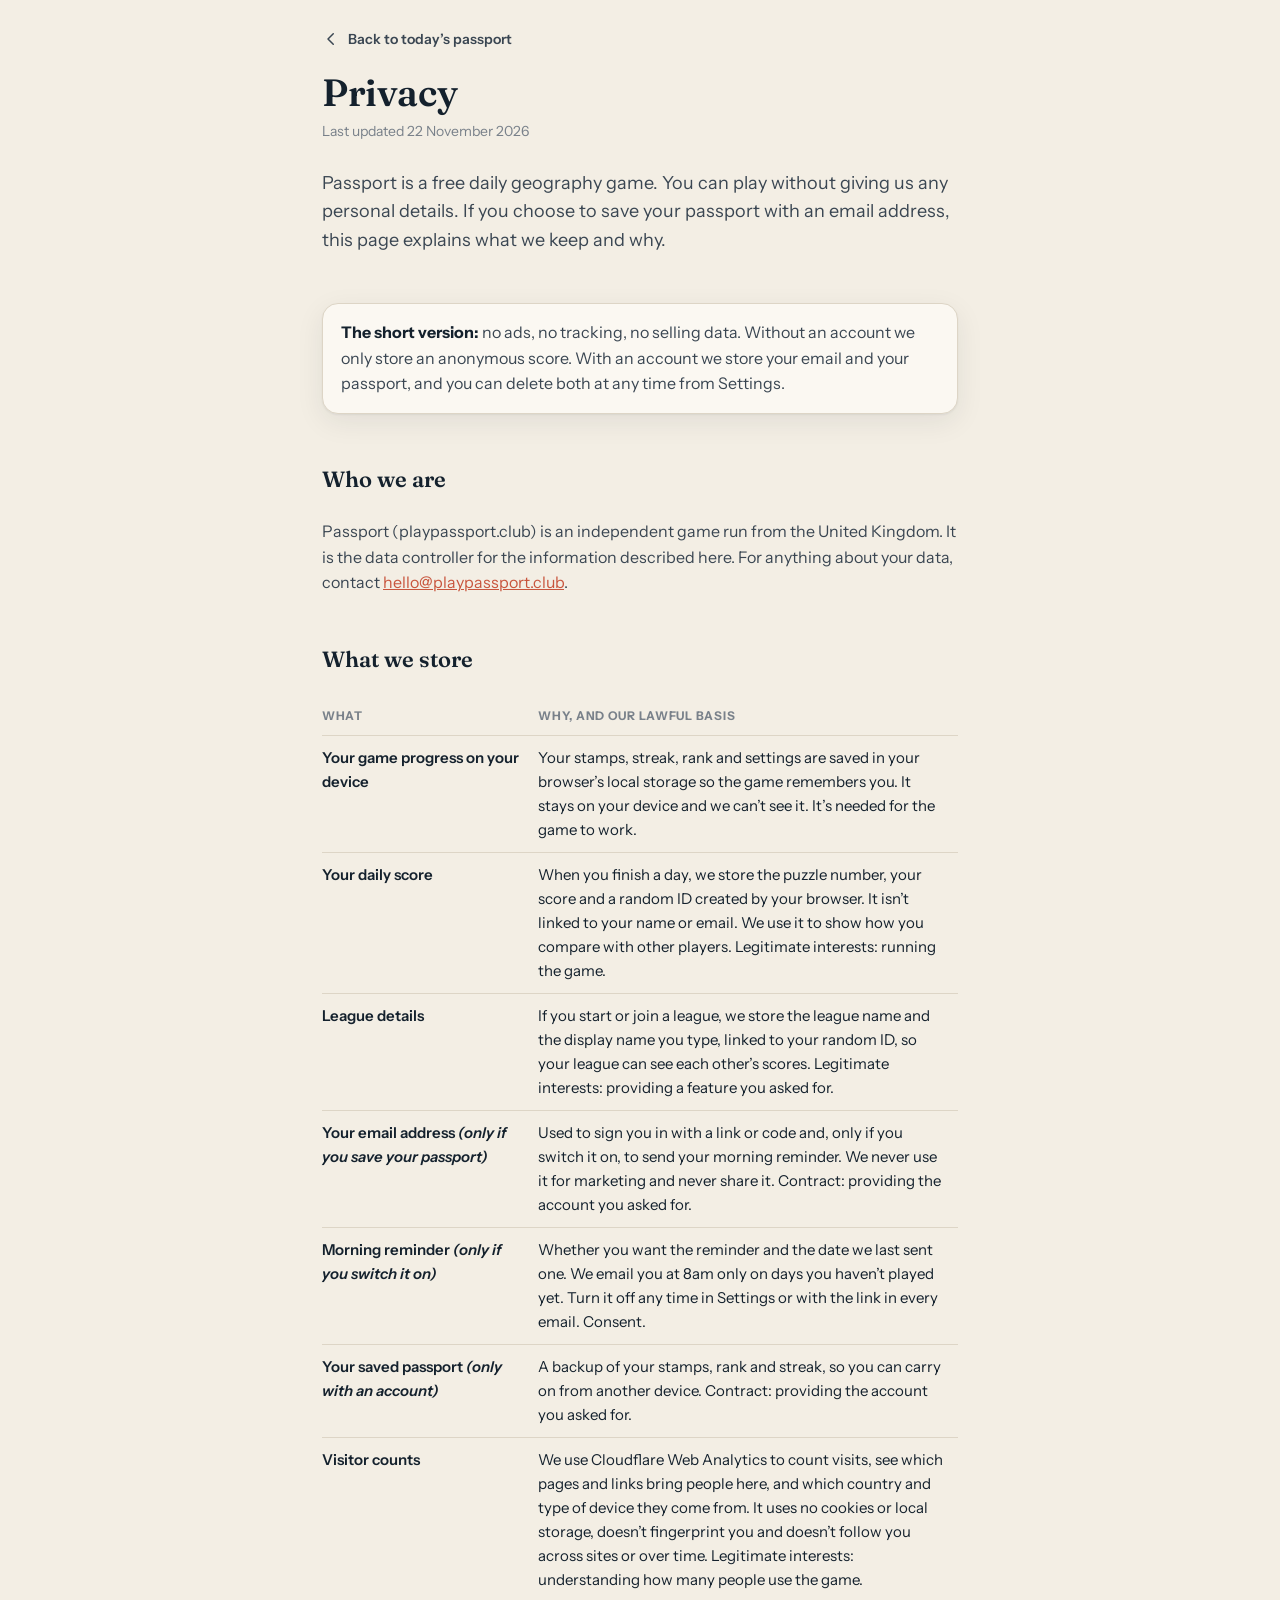
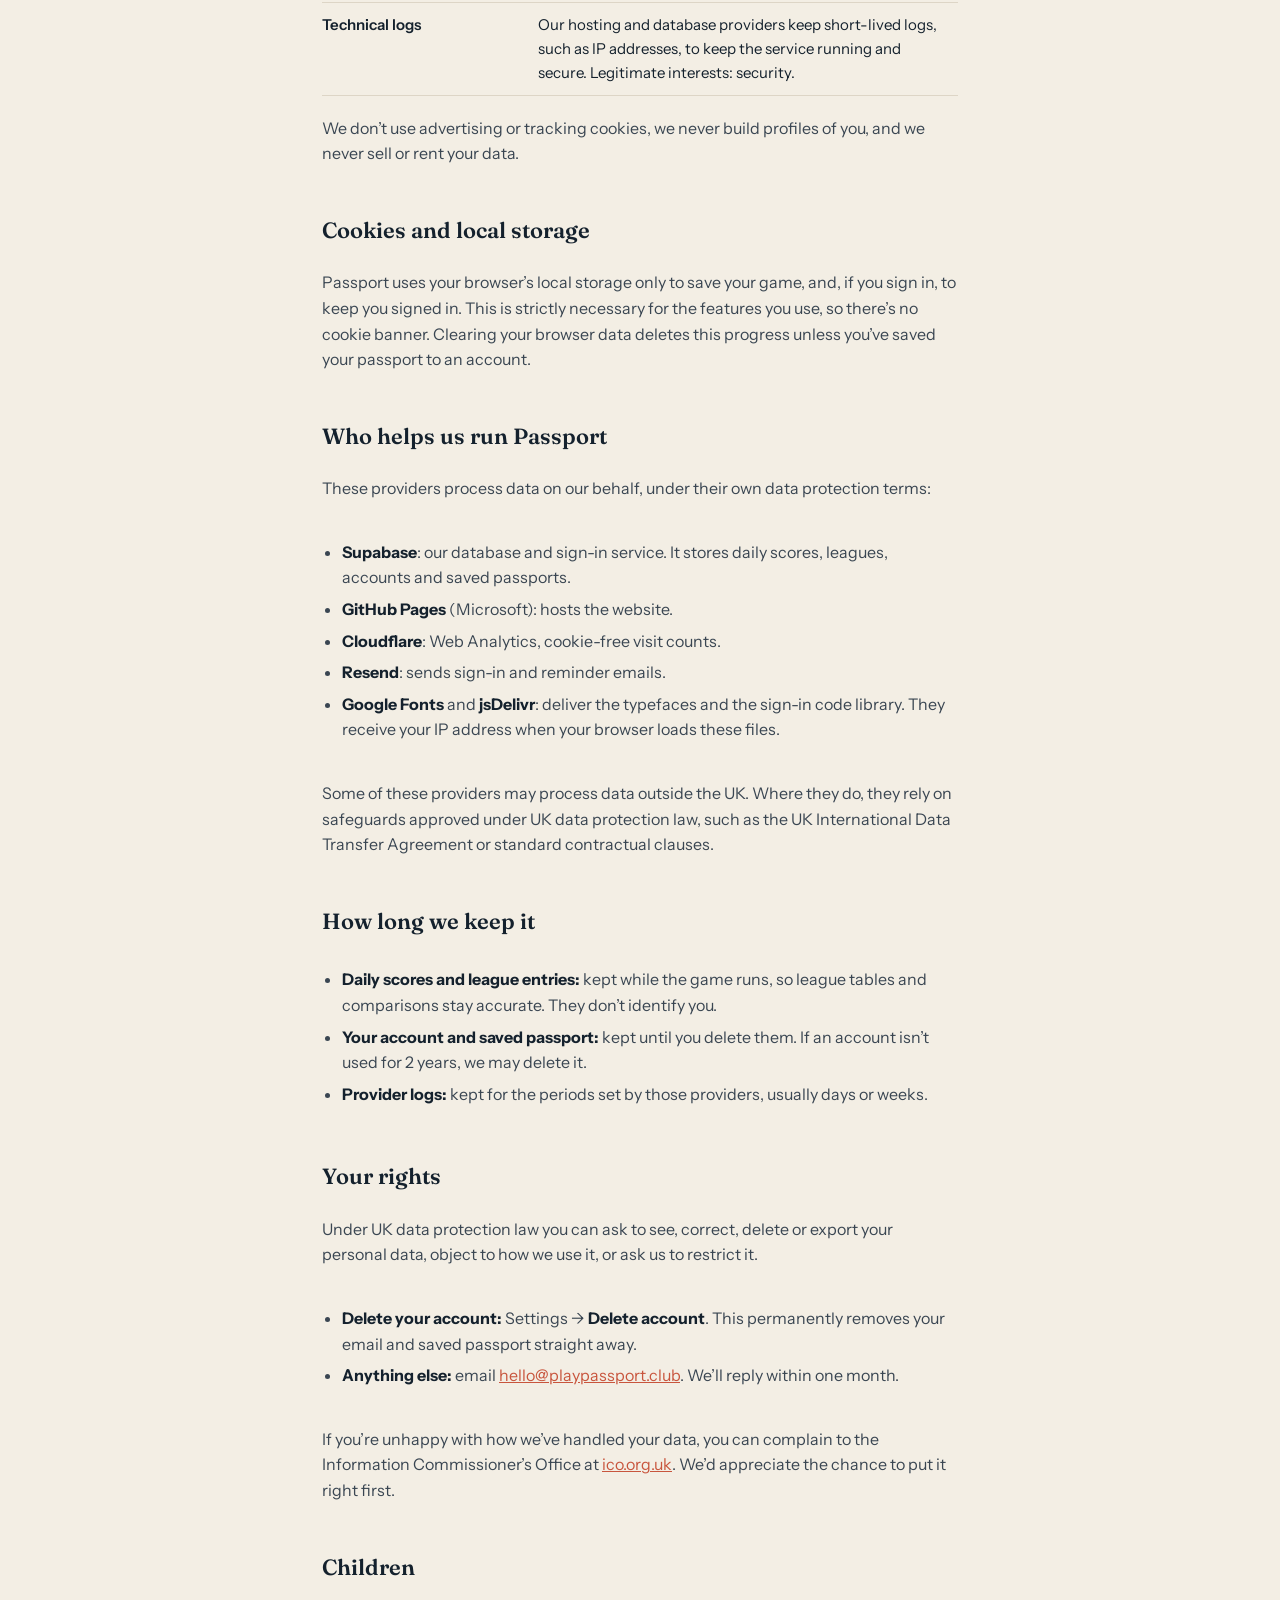
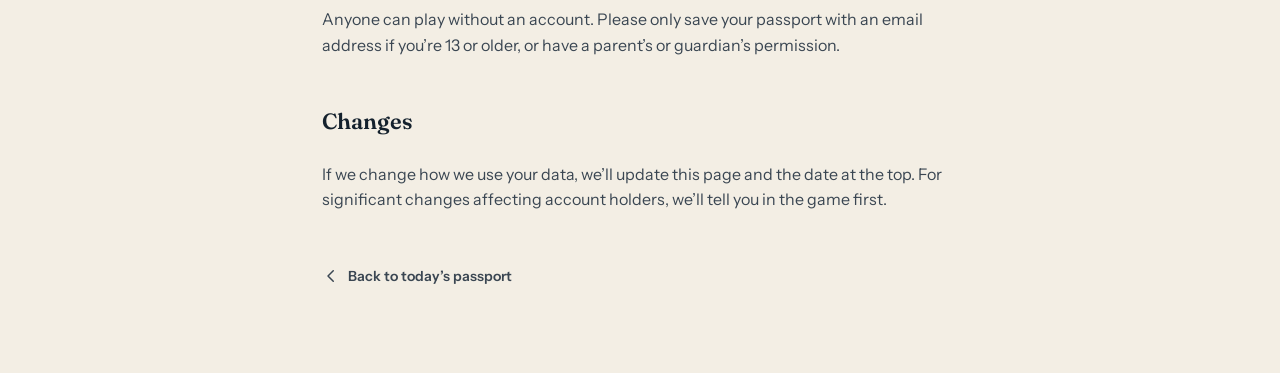
<file: privacy.html>
<!DOCTYPE html>
<html lang="en-GB">
<head>
<meta charset="utf-8">
<meta name="viewport" content="width=device-width, initial-scale=1, viewport-fit=cover">
<title>Privacy · Passport</title>
<meta name="description" content="What Passport stores, why, and how to delete it.">
<link rel="icon" href="favicon.svg" type="image/svg+xml">
<meta name="theme-color" content="#F3EEE4" media="(prefers-color-scheme: light)">
<meta name="theme-color" content="#0B141C" media="(prefers-color-scheme: dark)">
<link rel="preconnect" href="https://fonts.gstatic.com" crossorigin><link href="https://fonts.googleapis.com/css2?family=Fraunces:ital,opsz,wght@0,9..144,600;0,9..144,700;1,9..144,600&family=Instrument+Sans:wght@400;500;600;700&display=swap" rel="stylesheet">
<link rel="stylesheet" href="common.css">
<style>
  html,body{height:auto;overflow:auto}
  body{position:static;display:block;height:auto}
  body{background:var(--bg);color:var(--ink);font:16px/1.6 var(--sans);margin:0}
  .wrap{max-width:680px;margin:0 auto;padding:28px 22px 64px}
  .back{display:inline-flex;align-items:center;gap:8px;color:var(--ink2);text-decoration:none;font-weight:600;font-size:14px}
  .back svg{width:18px;height:18px;fill:none;stroke:currentColor;stroke-width:2;stroke-linecap:round;stroke-linejoin:round}
  h1{font:600 38px/1.1 var(--serif);margin:22px 0 6px;letter-spacing:-.01em}
  .upd{color:var(--muted);font-size:14px;margin:0 0 26px}
  .lede{font-size:18px;color:var(--ink2);margin:0 0 30px}
  h2{font:600 22px/1.25 var(--serif);margin:34px 0 10px}
  p,li{color:var(--ink2)}
  ul{padding-left:20px}
  li{margin:6px 0}
  b{color:var(--ink)}
  a{color:var(--accent)}
  table{width:100%;border-collapse:collapse;margin:12px 0 4px;font-size:15px}
  th,td{text-align:left;vertical-align:top;padding:10px 10px 10px 0;border-bottom:1px solid var(--line)}
  th{font-size:12px;letter-spacing:.06em;text-transform:uppercase;color:var(--muted);font-weight:700}
  td:first-child{font-weight:600;color:var(--ink);width:34%}
  .card{background:var(--surface);border:1px solid var(--line);border-radius:16px;padding:16px 18px;margin:18px 0}
  .card p{margin:0}
  @media (max-width:520px){h1{font-size:32px}table,thead,tbody,tr,td,th{display:block}thead{display:none}td{padding:2px 0;border:0}td:first-child{width:auto;padding-top:12px}tr{border-bottom:1px solid var(--line);padding-bottom:10px}}
</style>
</head>
<body>
<main class="wrap">
  <a class="back" href="./"><svg viewBox="0 0 24 24" aria-hidden="true"><path d="M15 5l-7 7 7 7"/></svg>Back to today’s passport</a>
  <h1>Privacy</h1>
  <p class="upd">Last updated 22 November 2026</p>
  <p class="lede">Passport is a free daily geography game. You can play without giving us any personal details. If you choose to save your passport with an email address, this page explains what we keep and why.</p>

  <div class="card"><p><b>The short version:</b> no ads, no tracking, no selling data. Without an account we only store an anonymous score. With an account we store your email and your passport, and you can delete both at any time from Settings.</p></div>

  <h2>Who we are</h2>
  <p>Passport (playpassport.club) is an independent game run from the United Kingdom. It is the data controller for the information described here. For anything about your data, contact <a href="mailto:hello@playpassport.club">hello@playpassport.club</a>.</p>

  <h2>What we store</h2>
  <table>
    <thead><tr><th>What</th><th>Why, and our lawful basis</th></tr></thead>
    <tbody>
      <tr><td>Your game progress on your device</td><td>Your stamps, streak, rank and settings are saved in your browser’s local storage so the game remembers you. It stays on your device and we can’t see it. It’s needed for the game to work.</td></tr>
      <tr><td>Your daily score</td><td>When you finish a day, we store the puzzle number, your score and a random ID created by your browser. It isn’t linked to your name or email. We use it to show how you compare with other players. Legitimate interests: running the game.</td></tr>
      <tr><td>League details</td><td>If you start or join a league, we store the league name and the display name you type, linked to your random ID, so your league can see each other’s scores. Legitimate interests: providing a feature you asked for.</td></tr>
      <tr><td>Your email address <i>(only if you save your passport)</i></td><td>Used to sign you in with a link or code and, only if you switch it on, to send your morning reminder. We never use it for marketing and never share it. Contract: providing the account you asked for.</td></tr>
      <tr><td>Morning reminder <i>(only if you switch it on)</i></td><td>Whether you want the reminder and the date we last sent one. We email you at 8am only on days you haven’t played yet. Turn it off any time in Settings or with the link in every email. Consent.</td></tr>
      <tr><td>Your saved passport <i>(only with an account)</i></td><td>A backup of your stamps, rank and streak, so you can carry on from another device. Contract: providing the account you asked for.</td></tr>
      <tr><td>Visitor counts</td><td>We use Cloudflare Web Analytics to count visits, see which pages and links bring people here, and which country and type of device they come from. It uses no cookies or local storage, doesn’t fingerprint you and doesn’t follow you across sites or over time. Legitimate interests: understanding how many people use the game.</td></tr>
      <tr><td>Technical logs</td><td>Our hosting and database providers keep short-lived logs, such as IP addresses, to keep the service running and secure. Legitimate interests: security.</td></tr>
    </tbody>
  </table>
  <p>We don’t use advertising or tracking cookies, we never build profiles of you, and we never sell or rent your data.</p>

  <h2>Cookies and local storage</h2>
  <p>Passport uses your browser’s local storage only to save your game, and, if you sign in, to keep you signed in. This is strictly necessary for the features you use, so there’s no cookie banner. Clearing your browser data deletes this progress unless you’ve saved your passport to an account.</p>

  <h2>Who helps us run Passport</h2>
  <p>These providers process data on our behalf, under their own data protection terms:</p>
  <ul>
    <li><b>Supabase</b>: our database and sign-in service. It stores daily scores, leagues, accounts and saved passports.</li>
    <li><b>GitHub Pages</b> (Microsoft): hosts the website.</li>
    <li><b>Cloudflare</b>: Web Analytics, cookie-free visit counts.</li>
    <li><b>Resend</b>: sends sign-in and reminder emails.</li>
    <li><b>Google Fonts</b> and <b>jsDelivr</b>: deliver the typefaces and the sign-in code library. They receive your IP address when your browser loads these files.</li>
  </ul>
  <p>Some of these providers may process data outside the UK. Where they do, they rely on safeguards approved under UK data protection law, such as the UK International Data Transfer Agreement or standard contractual clauses.</p>

  <h2>How long we keep it</h2>
  <ul>
    <li><b>Daily scores and league entries:</b> kept while the game runs, so league tables and comparisons stay accurate. They don’t identify you.</li>
    <li><b>Your account and saved passport:</b> kept until you delete them. If an account isn’t used for 2 years, we may delete it.</li>
    <li><b>Provider logs:</b> kept for the periods set by those providers, usually days or weeks.</li>
  </ul>

  <h2>Your rights</h2>
  <p>Under UK data protection law you can ask to see, correct, delete or export your personal data, object to how we use it, or ask us to restrict it.</p>
  <ul>
    <li><b>Delete your account:</b> Settings → <b>Delete account</b>. This permanently removes your email and saved passport straight away.</li>
    <li><b>Anything else:</b> email <a href="mailto:hello@playpassport.club">hello@playpassport.club</a>. We’ll reply within one month.</li>
  </ul>
  <p>If you’re unhappy with how we’ve handled your data, you can complain to the Information Commissioner’s Office at <a href="https://ico.org.uk/make-a-complaint/" rel="noopener">ico.org.uk</a>. We’d appreciate the chance to put it right first.</p>

  <h2>Children</h2>
  <p>Anyone can play without an account. Please only save your passport with an email address if you’re 13 or older, or have a parent’s or guardian’s permission.</p>

  <h2>Changes</h2>
  <p>If we change how we use your data, we’ll update this page and the date at the top. For significant changes affecting account holders, we’ll tell you in the game first.</p>

  <p style="margin-top:36px"><a class="back" href="./"><svg viewBox="0 0 24 24" aria-hidden="true"><path d="M15 5l-7 7 7 7"/></svg>Back to today’s passport</a></p>
</main>
</body>
</html>
</file>
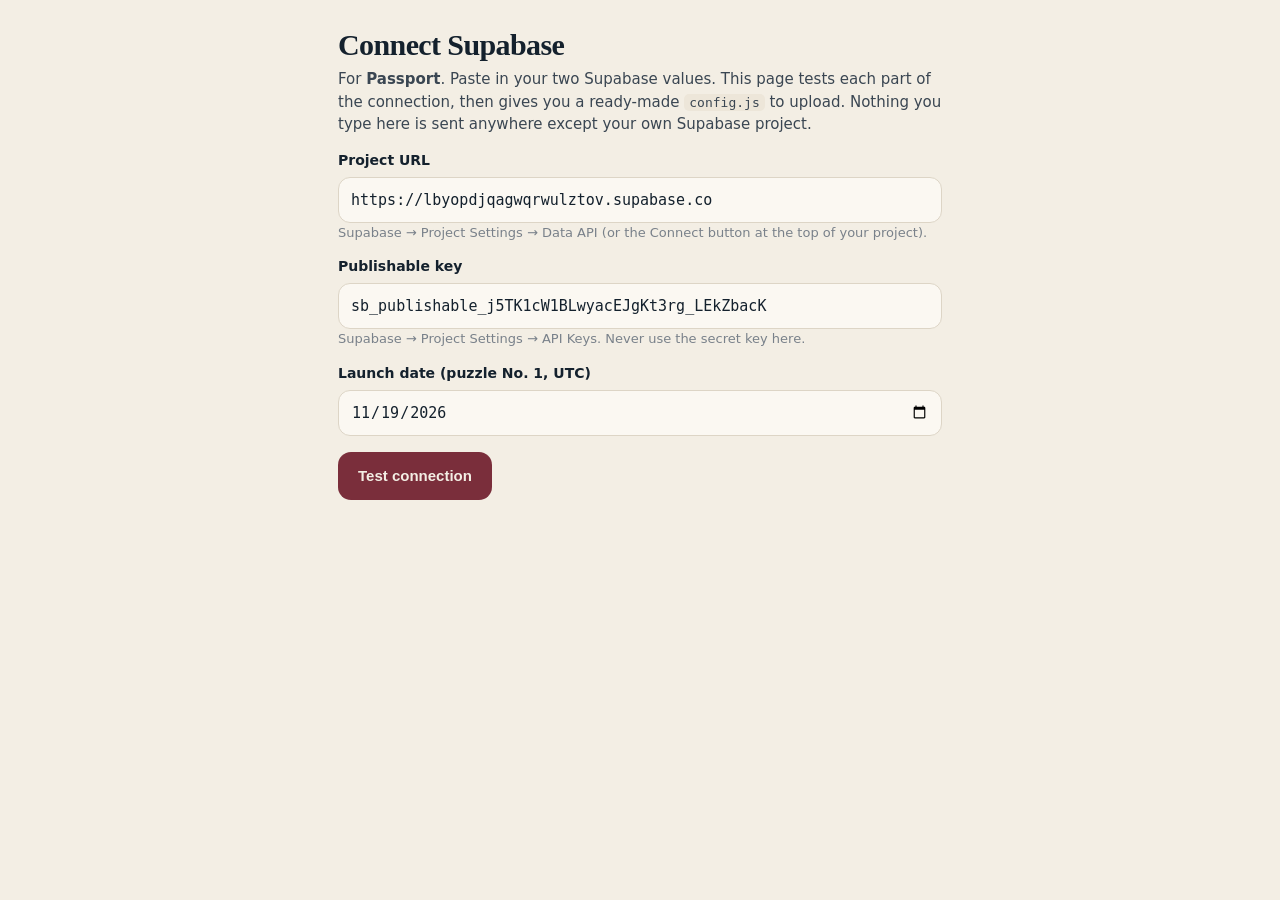
<file: setup.html>
<!DOCTYPE html>
<html lang="en">
<head>
<meta charset="utf-8">
<meta name="viewport" content="width=device-width, initial-scale=1">
<meta name="robots" content="noindex">
<title>Passport: connect Supabase</title>
<link rel="icon" href="favicon.svg" type="image/svg+xml">
<style>
.x{}:root{--bg:#F3EEE4;--surface:#FBF8F2;--surface2:#EDE6D9;--ink:#14212D;--ink2:#3A4652;--muted:#79818A;--line:#DDD5C6;--ok:#2E8A66;--bad:#C8553D;--warn:#B7841F}
*{box-sizing:border-box}
body{margin:0;background:var(--bg);color:var(--ink);font:15px/1.5 Inter,ui-sans-serif,system-ui,-apple-system,"Segoe UI",sans-serif}
main{max-width:640px;margin:0 auto;padding:28px 18px 60px}
h1{font:700 30px Georgia,serif;letter-spacing:-.02em;margin:0 0 4px}
h2{font-size:12px;letter-spacing:.08em;text-transform:uppercase;color:var(--muted);margin:26px 0 10px}
p{color:var(--ink2);margin:6px 0}
label{display:block;font-weight:600;font-size:14px;margin:14px 0 6px}
input{width:100%;height:46px;border-radius:12px;border:1.5px solid var(--line);background:var(--surface);font:15px ui-monospace,Menlo,monospace;padding:0 12px;color:var(--ink)}
input:focus{outline:none;border-color:var(--ink)}
.hint{font-size:13px;color:var(--muted)}
button{height:48px;border-radius:13px;border:0;background:#7A2E3B;color:var(--bg);font-weight:700;font-size:15px;padding:0 20px;margin-top:16px;cursor:pointer}
button.sec{background:var(--surface);color:var(--ink);border:1.5px solid var(--line)}
ol.checks{list-style:none;padding:0;margin:0;display:grid;gap:8px}
ol.checks li{background:var(--surface);border:1px solid var(--line);border-radius:12px;padding:10px 12px;display:grid;grid-template-columns:24px 1fr;gap:8px}
ol.checks li b{display:block}
ol.checks li span.fix{font-size:13px;color:var(--ink2)}
.i-ok{color:var(--ok)}.i-bad{color:var(--bad)}.i-warn{color:var(--warn)}
pre{background:var(--ink);color:#EEE7DA;border-radius:12px;padding:14px;overflow:auto;font-size:13px;line-height:1.5}
.card{background:var(--surface);border:1px solid var(--line);border-radius:14px;padding:12px 14px}
code{background:var(--surface2);padding:1px 5px;border-radius:5px;font-size:13px}
</style>
</head>
<body>
<main>
  <h1>Connect Supabase</h1>
  <p>For <b>Passport</b>. Paste in your two Supabase values. This page tests each part of the connection, then gives you a ready-made <code>config.js</code> to upload. Nothing you type here is sent anywhere except your own Supabase project.</p>

  <label for="url">Project URL</label>
  <input id="url" placeholder="https://abcdefghijklmnop.supabase.co" spellcheck="false" autocomplete="off">
  <div class="hint">Supabase → Project Settings → Data API (or the Connect button at the top of your project).</div>

  <label for="key">Publishable key</label>
  <input id="key" placeholder="sb_publishable_…" spellcheck="false" autocomplete="off">
  <div class="hint">Supabase → Project Settings → API Keys. Never use the secret key here.</div>

  <label for="launch">Launch date (puzzle No. 1, UTC)</label>
  <input id="launch" type="date">

  <button id="go">Test connection</button>

  <div id="out"></div>
</main>
<script src="config.js"></script>
<script>
(() => {
const $ = id => document.getElementById(id);
const C = window.PASSPORT_CONFIG || {};
$('url').value = C.supabaseUrl || ''; $('key').value = C.supabaseKey || ''; $('launch').value = C.launchDate || '2026-11-19';
const esc = s => String(s).replace(/[&<>"]/g, m => ({'&': '&amp;', '<': '&lt;', '>': '&gt;', '"': '&quot;'})[m]);
const timeout = (p, ms = 8000) => Promise.race([p, new Promise((_, r) => setTimeout(() => r(new Error('timed out')), ms))]);

$('go').onclick = async () => {
  const url = $('url').value.trim().replace(/\/+$/, ''), key = $('key').value.trim(), launch = $('launch').value;
  const checks = [];
  const add = (state, title, fix) => checks.push({state, title, fix});
  const show = () => {
    const icon = {ok: '✓', bad: '✕', warn: '!'};
    $('out').innerHTML = '<h2>Results</h2><ol class="checks">' + checks.map(c => '<li><span class="i-' + c.state + '">' + icon[c.state] + '</span><span><b>' + esc(c.title) + '</b>' + (c.fix ? '<span class="fix">' + c.fix + '</span>' : '') + '</span></li>').join('') + '</ol>';
  };
  $('go').disabled = true; $('go').textContent = 'Testing…';
  const H = {'apikey': key, 'Content-Type': 'application/json', ...(key.startsWith('eyJ') ? {'Authorization': 'Bearer ' + key} : {})};

  if (!/^https:\/\/[a-z0-9-]+\.supabase\.co$/i.test(url)) add('bad', 'Project URL format', 'It should look like <code>https://abcdefghijklmnop.supabase.co</code>, with nothing after <code>.co</code>.');
  else add('ok', 'Project URL format');
  if (key.startsWith('sb_secret_')) add('bad', 'That’s the SECRET key', 'Never put the secret key in a website. Copy the <b>publishable</b> key (starts <code>sb_publishable_</code>) instead, and consider rotating the secret key.');
  else if (!(key.startsWith('sb_publishable_') || key.startsWith('eyJ'))) add('bad', 'Key format', 'Copy the publishable key. It starts <code>sb_publishable_</code>.');
  else add('ok', 'Key format' + (key.startsWith('eyJ') ? ' (legacy anon key: works, but switch to the publishable key before the end of 2026)' : ''));
  if (!/^\d{4}-\d{2}-\d{2}$/.test(launch)) add('bad', 'Launch date', 'Pick the day puzzle No. 1 goes live.');

  if (!checks.some(c => c.state === 'bad')) {
    const rpc = (fn, body) => timeout(fetch(url + '/rest/v1/rpc/' + fn, {method: 'POST', headers: H, body: JSON.stringify(body)}));
    try {
      const r = await rpc('passport_rank', {d: 1, s: 500});
      if (r.ok) add('ok', 'Reached your project · daily scoreboard is installed');
      else if (r.status === 401 || r.status === 403) add('bad', 'Key rejected (' + r.status + ')', 'The key doesn’t match this project. Copy it again from the same project as the URL.');
      else if (r.status === 404) add('bad', 'Scoreboard not installed', 'Open SQL Editor, paste in all of <code>passport.sql</code> and click Run.');
      else add('bad', 'Unexpected reply (' + r.status + ')', 'Run <code>passport.sql</code> again, then retest.');
    } catch (e) { add('bad', 'Couldn’t reach the project', 'Check the URL. If the project was paused for inactivity, restore it from the Supabase dashboard.'); }

    if (checks[checks.length - 1].state === 'ok') {
      try {
        const r = await rpc('passport_league_board', {c: 'AAAAAA', me: '00000000-0000-4000-8000-000000000000', d0: 1, d1: 1});
        r.ok ? add('ok', 'Leagues are installed') : add('bad', 'Leagues not installed (' + r.status + ')', 'Run the latest <code>passport.sql</code> again. It’s safe to re-run.');
      } catch (e) { add('bad', 'Leagues check failed', 'Retest in a moment.'); }
      try {
        const r = await timeout(fetch(url + '/rest/v1/rpc/passport_submit', {method: 'POST', headers: {...H, 'Content-Type': 'application/json'}, body: JSON.stringify({d: 0, p: '00000000-0000-4000-8000-000000000000', s: 0})}));
        r.status === 404 ? add('bad', 'Score saving is missing', 'Run the latest <code>passport.sql</code> again. It adds the function that saves each day\'s score.') : add('ok', 'Score saving is installed');
      } catch (e) { add('bad', 'Score saving check failed', 'Retest in a moment.'); }
      try {
        const r = await timeout(fetch(url + '/rest/v1/passport_saves?select=user_id&limit=1', {headers: H}));
        (r.ok || r.status === 401 || r.status === 403) ? add('ok', 'Account storage is installed', r.ok ? '' : 'Locked to signed-in players, as it should be.') : add('bad', 'Account storage missing (' + r.status + ')', 'Run the latest <code>passport.sql</code> again. It adds the <code>passport_saves</code> table.');
      } catch (e) { add('bad', 'Account storage check failed', 'Retest in a moment.'); }
      try {
        const r = await timeout(fetch(url + '/auth/v1/settings', {headers: H}));
        const s = r.ok ? await r.json() : null;
        if (s && s.external && s.external.email) add('ok', 'Email sign-in is switched on');
        else add('warn', 'Email sign-in looks switched off', 'Authentication → Sign In / Providers → Email: turn it on. Accounts won’t work until it is (the game still works without them).');
      } catch (e) { add('warn', 'Couldn’t check the sign-in settings', 'Check that Authentication → Providers → Email is on.'); }
      add('warn', 'Two manual checks for accounts',
        '1. Authentication → URL Configuration: set <b>Site URL</b> to <code>' + esc(location.protocol === 'file:' ? 'https://playpassport.club/' : location.origin + location.pathname.replace(/setup\.html$/, '')) + '</code> and add it to Redirect URLs.<br>' +
        '2. Authentication → SMTP: connect your own sender (e.g. Resend). Supabase’s built-in email only reaches your own Supabase team, a couple of times an hour.<br>' +
        'Optional: in Authentication → Email Templates → Magic Link, add <code>{{ .Token }}</code> so the email also shows a 6-digit code. It helps players who added the game to their home screen.');
    }
  }
  show();
  const ok = !checks.some(c => c.state === 'bad');
  const cfg = "window.PASSPORT_CONFIG = {\n  supabaseUrl: '" + url + "',\n  supabaseKey: '" + key.replace(/'/g, '') + "',\n  launchDate: '" + launch + "',\n  accounts: true,\n  prototype: false\n};\n";
  $('out').insertAdjacentHTML('beforeend', '<h2>' + (ok ? 'Your config.js' : 'Fix the ✕ items, then test again') + '</h2>' + (ok ?
    '<p>Replace <code>config.js</code> in your GitHub repo with this. On GitHub: open the file → pencil icon → paste → Commit.</p><pre id="cfg">' + esc(cfg) + '</pre>' +
    '<button id="copy">Copy</button> <button class="sec" id="dl">Download config.js</button>' +
    '<p class="hint" style="margin-top:12px">After you commit, open the game and go to Settings → Account. It should offer “Save your passport”, and Leagues should let you create one.</p>' : ''));
  if (ok) {
    $('copy').onclick = () => navigator.clipboard.writeText(cfg).then(() => $('copy').textContent = 'Copied ✓');
    $('dl').onclick = () => { const a = document.createElement('a'); a.href = URL.createObjectURL(new Blob([cfg], {type: 'text/javascript'})); a.download = 'config.js'; a.click(); };
  }
  $('go').disabled = false; $('go').textContent = 'Test again';
};
})();
</script>
</body>
</html>
</file>
<file: common.css>
/* Shared look for the three Wider-family prototypes. Each game sets --accent / --accent2. */
:root{
  --bg:#F3EEE4; --surface:#FBF8F2; --surface2:#EDE6D9; --ink:#14212D; --ink2:#3A4652; --muted:#79818A; --line:#DDD5C6;
  --ocean:#DCE5E6; --grat:#C6D3D5; --land:#CFC8BA; --landEdge:#F3EEE4; --target:#14212D;
  --far:#C8553D; --mid:#E07B39; --near:#E2A93B; --hit:#2E8A66; --accent:#C8553D;
  --shadow:0 1px 2px rgba(20,33,45,.06),0 8px 28px rgba(20,33,45,.08);
  --serif:"Fraunces",Georgia,"Times New Roman",serif; --sans:"Instrument Sans",ui-sans-serif,system-ui,-apple-system,"Segoe UI",Roboto,sans-serif;
}
@media (prefers-color-scheme:dark){:root{
  --bg:#0B141C; --surface:#111D27; --surface2:#182733; --ink:#EEE7DA; --ink2:#C3BDB1; --muted:#83909B; --line:#22323F;
  --ocean:#13242F; --grat:#1C3140; --land:#2C3D4A; --landEdge:#0B141C; --target:#F2EADB;
  --far:#E06A50; --mid:#EE8C4A; --near:#EDB84E; --hit:#3FB384;
  --shadow:0 1px 2px rgba(0,0,0,.3),0 10px 30px rgba(0,0,0,.35);
}}
*{box-sizing:border-box}
html,body{margin:0;background:var(--bg);color:var(--ink);font-family:var(--sans);-webkit-font-smoothing:antialiased}
body{position:fixed;left:0;right:0;top:var(--app-top,0px);height:var(--app-h,100dvh);overflow:hidden;display:flex;flex-direction:column}
button{font:inherit;color:inherit;cursor:pointer}
:focus-visible{outline:2.5px solid var(--accent);outline-offset:2px;border-radius:8px}
.sr{position:absolute;width:1px;height:1px;overflow:hidden;clip:rect(0 0 0 0);white-space:nowrap}

/* header */
header{flex:none;border-bottom:1px solid var(--line)}
.bar{max-width:560px;margin:0 auto;display:flex;align-items:center;gap:4px;padding:8px 12px;padding-top:max(8px,env(safe-area-inset-top))}
.brand{display:flex;align-items:center;gap:9px;margin-right:auto}
.brand .mark{width:28px;height:28px;border-radius:9px;background:var(--accent);display:grid;place-items:center;color:#fff;font-size:15px}
.brand .word{font-family:var(--serif);font-weight:700;font-size:23px;letter-spacing:-.02em}
.brand .proto{font-size:10px;font-weight:700;letter-spacing:.08em;text-transform:uppercase;color:var(--muted);border:1px solid var(--line);border-radius:6px;padding:2px 5px}
.ib{width:38px;height:38px;border-radius:11px;border:0;background:transparent;display:grid;place-items:center}
.ib:hover{background:var(--surface2)}
.ib svg{width:20px;height:20px;stroke:var(--ink);fill:none;stroke-width:1.8;stroke-linecap:round;stroke-linejoin:round}

main{width:100%;max-width:560px;margin:0 auto;padding:10px 14px 0;flex:1 1 auto;min-height:0;display:flex;flex-direction:column}

/* level stepper + score */
.top{flex:none;display:flex;align-items:center;justify-content:space-between;gap:10px;margin-bottom:10px}
.top .day{font-family:var(--serif);font-weight:600;font-size:18px;white-space:nowrap}
.top .day small{font-family:var(--sans);font-size:12px;color:var(--muted);font-weight:500;margin-left:6px}
.score{font-variant-numeric:tabular-nums;font-weight:700;font-size:15px;background:var(--surface2);border-radius:99px;padding:5px 12px;white-space:nowrap}
.score b{color:var(--accent)}
.steps{flex:none;list-style:none;padding:0;margin-top:0;display:grid;grid-template-columns:repeat(5,1fr);gap:6px;margin-bottom:10px}
.step{height:42px;border-radius:12px;border:1.5px dashed var(--line);display:flex;flex-direction:column;align-items:center;justify-content:center;font-size:10.5px;font-weight:700;letter-spacing:.04em;text-transform:uppercase;color:var(--muted);line-height:1.15;text-align:center;padding:0 2px;transition:all .3s}
.step span{font-size:13px;letter-spacing:0;text-transform:none;font-variant-numeric:tabular-nums}
.step.now{border:1.5px solid var(--ink);color:var(--ink);background:var(--surface)}
.step.done{border:0;color:#fff}
.step.s-hit{background:var(--hit)}.step.s-near{background:var(--near)}.step.s-mid{background:var(--mid)}.step.s-far{background:var(--far)}

.card{background:var(--surface);border:1px solid var(--line);border-radius:22px;box-shadow:var(--shadow)}
.stage{position:relative;flex:1 1 0;min-height:140px;overflow:hidden}
.stage canvas{width:100%;height:100%;display:block;touch-action:none}
.prompt{flex:none;text-align:center;margin:10px 0 0}
.prompt .k{font-size:11px;font-weight:700;letter-spacing:.08em;text-transform:uppercase;color:var(--muted)}
.prompt .q{font-family:var(--serif);font-size:22px;font-weight:600;letter-spacing:-.01em;margin-top:2px}
.chips{flex:none;display:flex;flex-wrap:wrap;gap:6px;justify-content:center;margin-top:8px;min-height:0}
.chip{font-size:13px;font-weight:600;padding:6px 10px;border-radius:10px;background:var(--surface);border:1px solid var(--line);display:inline-flex;gap:6px;align-items:center;animation:pop .35s cubic-bezier(.2,1.4,.4,1)}
.chip.c-far{border-left:5px solid var(--far)}.chip.c-mid{border-left:5px solid var(--mid)}.chip.c-near{border-left:5px solid var(--near)}.chip.c-hit{border-left:5px solid var(--hit)}
@keyframes pop{0%{transform:scale(.85);opacity:.2}100%{transform:none;opacity:1}}

/* bottom dock */
.dock{flex:none;padding:10px 14px max(10px,env(safe-area-inset-bottom))}
.dockin{max-width:532px;margin:0 auto;position:relative}
.field{display:flex;gap:8px}
.field input{flex:1;min-width:0;height:50px;border-radius:15px;border:1.5px solid var(--line);background:var(--surface);color:var(--ink);font:500 17px var(--sans);padding:0 15px;box-shadow:var(--shadow)}
.field input:focus{outline:none;border-color:var(--ink)}
.btn{height:50px;padding:0 20px;border-radius:15px;border:0;background:var(--ink);color:var(--bg);font-weight:700;font-size:16px;box-shadow:var(--shadow)}
.btn:disabled{opacity:.4}
.btn.wide{width:100%}
.btn.ghost{background:var(--surface);color:var(--ink);border:1.5px solid var(--line);box-shadow:none}
.btn.accent{background:var(--accent);color:#fff}
.msg{font-size:13px;color:var(--far);font-weight:500;margin:0 4px}
.msg:not(:empty){margin-top:6px}
.shake{animation:shake .4s}
@keyframes shake{20%,60%{transform:translateX(-6px)}40%,80%{transform:translateX(6px)}}
.list{position:absolute;left:0;right:0;bottom:58px;background:var(--surface);border:1px solid var(--line);border-radius:16px;box-shadow:var(--shadow);margin:0;padding:6px;list-style:none;display:none;max-height:260px;overflow:auto;z-index:5}
.list.on{display:block}
.list li{padding:10px 12px;border-radius:10px;display:flex;align-items:center;gap:10px;cursor:pointer;font-size:16px}
.list li[aria-selected="true"]{background:var(--surface2)}
.list li.used{opacity:.4}
.opts{display:grid;grid-template-columns:1fr 1fr;gap:8px}
.opt{min-height:52px;border-radius:14px;border:1.5px solid var(--line);background:var(--surface);font-weight:600;font-size:15px;padding:8px 10px;line-height:1.2;transition:transform .1s}
.opt:active{transform:scale(.97)}
.opt.right{background:var(--hit);border-color:var(--hit);color:#fff}
.opt.wrong{background:var(--far);border-color:var(--far);color:#fff;opacity:.85}
.opt:disabled{cursor:default}

/* sheets */
dialog{border:0;padding:0;background:transparent;color:var(--ink);max-width:min(460px,100vw - 20px);width:100%;max-height:calc(100dvh - 20px)}
dialog::backdrop{background:rgba(8,14,20,.5);backdrop-filter:blur(3px)}
.sheet{background:var(--surface);border-radius:24px;padding:22px 20px 20px;position:relative;max-height:calc(100dvh - 20px);overflow:auto}
.sheet:focus{outline:none}
dialog[open] .sheet{animation:rise .35s cubic-bezier(.2,.9,.3,1)}
@keyframes rise{0%{transform:translateY(24px);opacity:0}100%{transform:none;opacity:1}}
.sheet .x{position:absolute;right:10px;top:10px}
.sheet h2{font-family:var(--serif);font-size:26px;margin:0 0 4px;letter-spacing:-.02em}
.sheet h3{font-size:12px;letter-spacing:.08em;text-transform:uppercase;color:var(--muted);margin:20px 0 8px}
.sheet p{color:var(--ink2);line-height:1.5;margin:6px 0}
.total{text-align:center;padding:4px 0 6px}
.total .big{font-family:var(--serif);font-size:56px;font-weight:600;line-height:1;letter-spacing:-.02em}
.total .big small{font-size:22px;color:var(--muted)}
.total .verdict{font-family:var(--serif);font-style:italic;font-weight:600;font-size:19px;line-height:1.3;margin:8px auto 0;max-width:340px;color:var(--accent)}
.breakdown{list-style:none;margin:0;padding:0;display:grid;gap:6px}
.breakdown li{display:grid;grid-template-columns:28px 1fr auto;gap:10px;align-items:center;background:var(--bg);border-radius:12px;padding:9px 12px;font-size:14px}
.breakdown li .dot{width:24px;height:24px;border-radius:7px;display:grid;place-items:center;color:#fff;font-size:12px;font-weight:700}
.breakdown li .pts{font-weight:700;font-variant-numeric:tabular-nums}
.breakdown li small{display:block;color:var(--muted);font-size:12px}
.bg-hit{background:var(--hit)}.bg-near{background:var(--near)}.bg-mid{background:var(--mid)}.bg-far{background:var(--far)}
.sharebox{white-space:pre-wrap;background:var(--bg);border-radius:12px;padding:12px;font-size:14px;line-height:1.45;margin:0}
.row{display:flex;gap:8px;margin-top:10px}.row>*{flex:1}
.cd{text-align:center;color:var(--muted);font-size:13px;margin-top:14px}
.cd b{display:block;font-family:var(--serif);font-size:26px;color:var(--ink);font-variant-numeric:tabular-nums}
.how{display:grid;gap:10px;margin:12px 0}
.how div{display:grid;grid-template-columns:36px 1fr;gap:10px;align-items:center;font-size:14px;color:var(--ink2)}
.how i{font-style:normal;width:36px;height:36px;border-radius:10px;background:var(--surface2);display:grid;place-items:center;font-size:17px}
.toast{position:fixed;left:50%;top:70px;transform:translate(-50%,-20px);background:var(--ink);color:var(--bg);padding:10px 16px;border-radius:12px;font-weight:600;font-size:14px;opacity:0;pointer-events:none;transition:all .25s;z-index:50}
.toast.on{opacity:1;transform:translate(-50%,0)}
.next{position:absolute;left:12px;right:12px;bottom:12px;display:flex;align-items:center;gap:10px;background:var(--surface);border:1px solid var(--line);border-radius:16px;padding:10px 12px;box-shadow:var(--shadow);animation:rise .3s}
.next .t{flex:1;font-size:14px;line-height:1.3}
.next .t b{display:block;font-size:15px}
.next .btn{height:42px;font-size:15px;padding:0 16px}
@media (prefers-reduced-motion:reduce){*{animation:none!important;transition:none!important}}
@media (max-height:600px){.steps .step{height:34px}.prompt .q{font-size:19px}}
</file>
